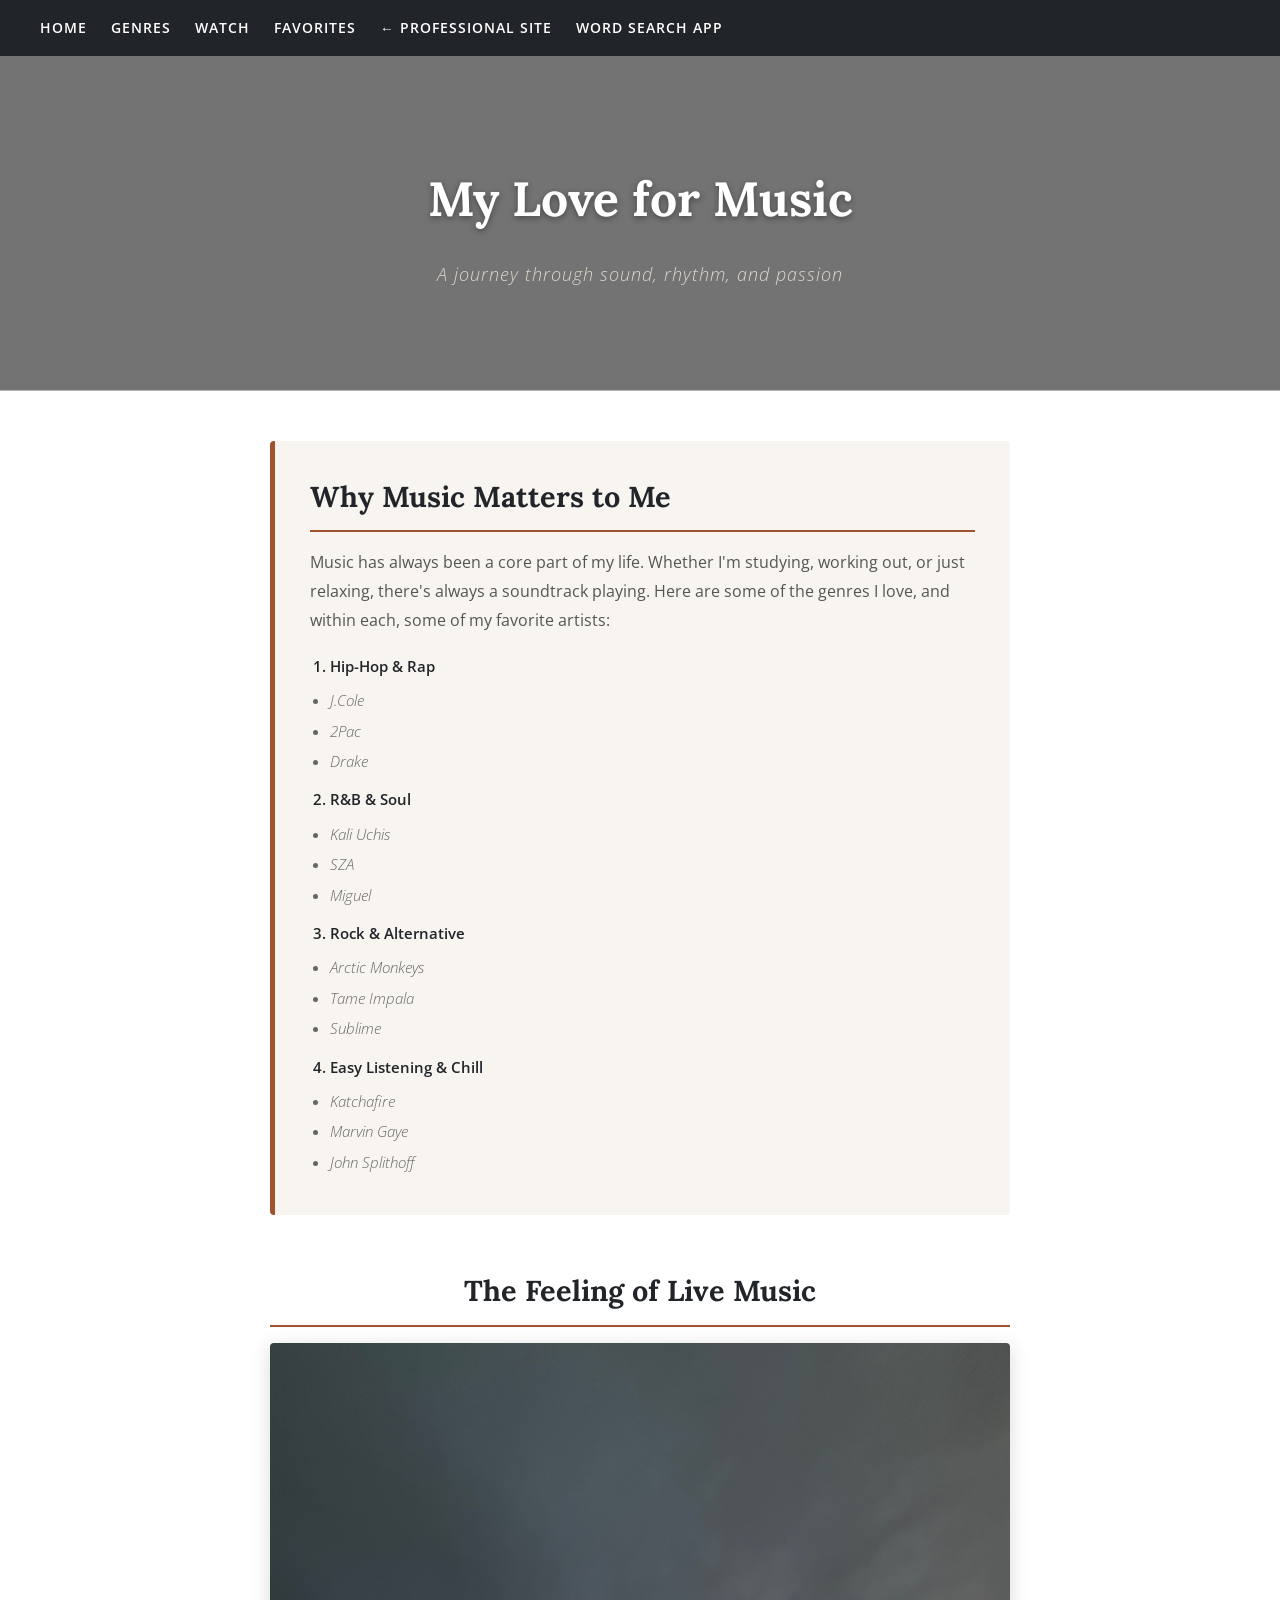
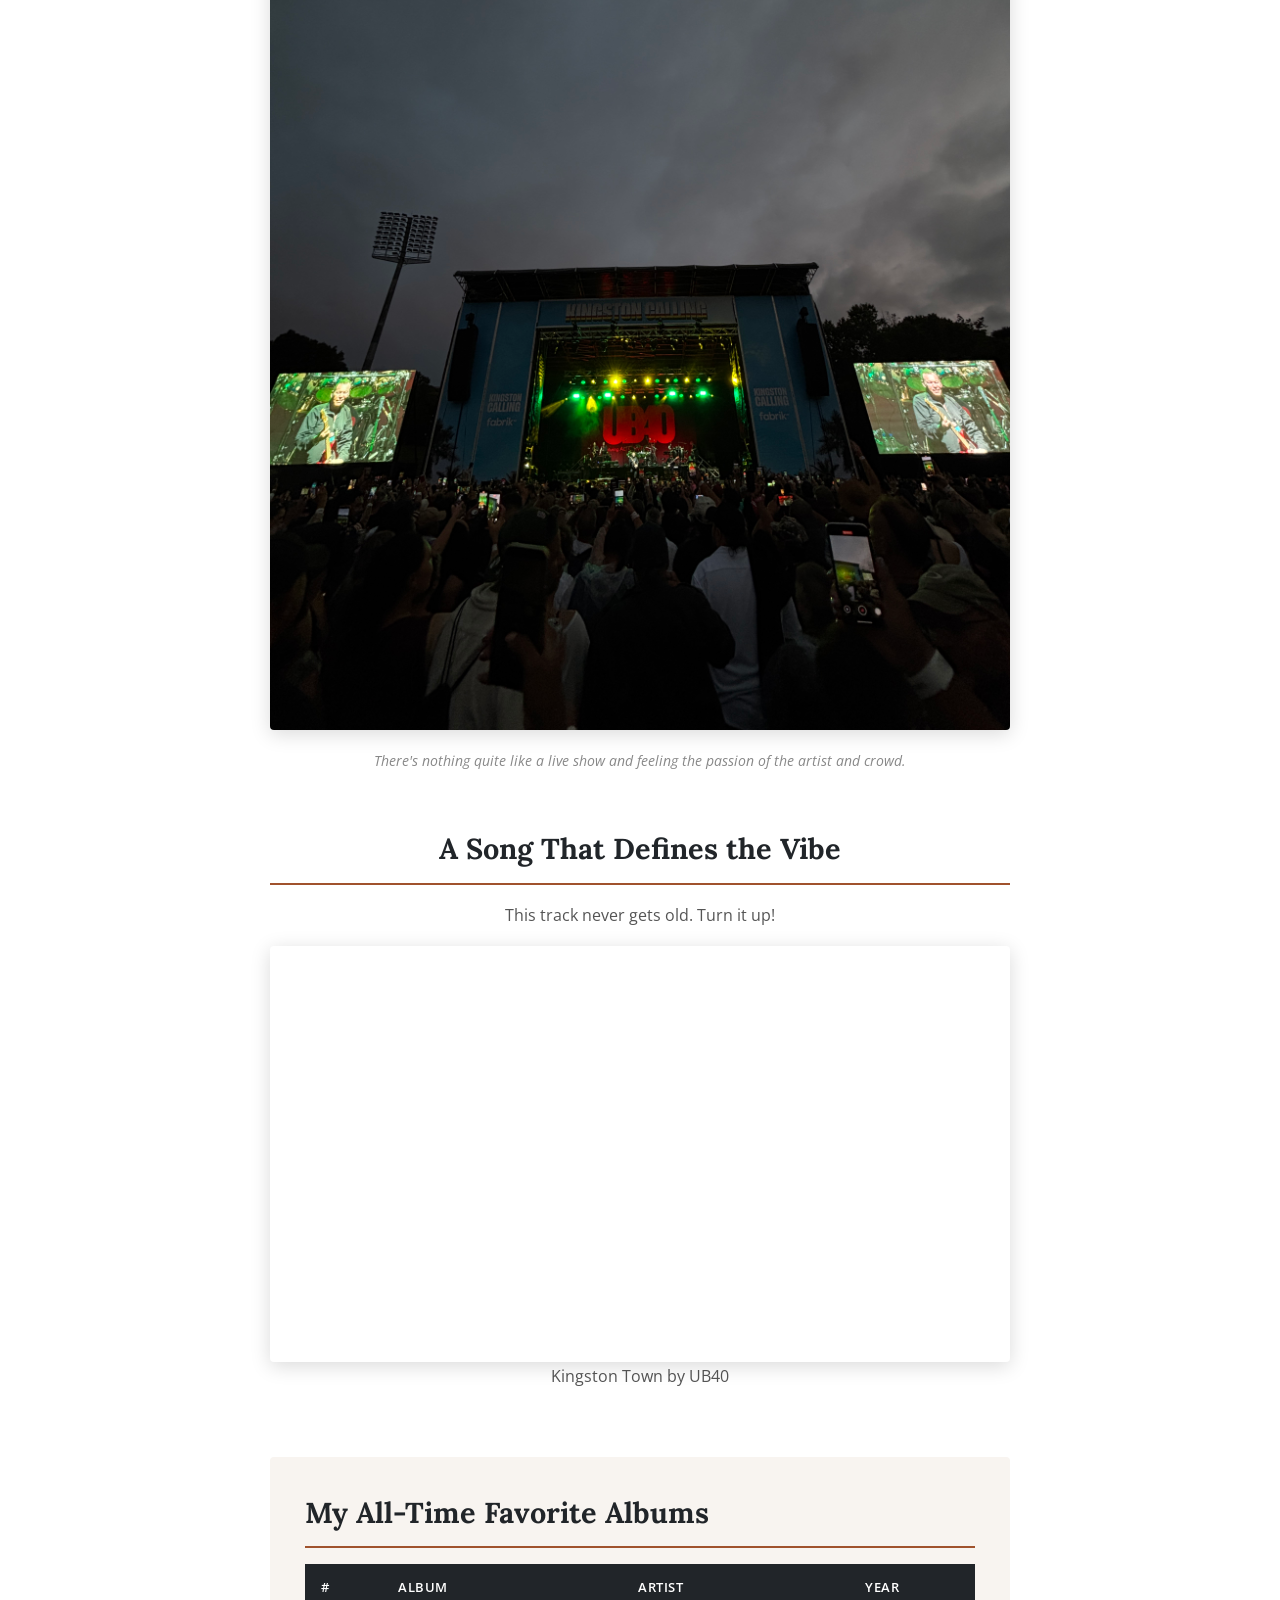
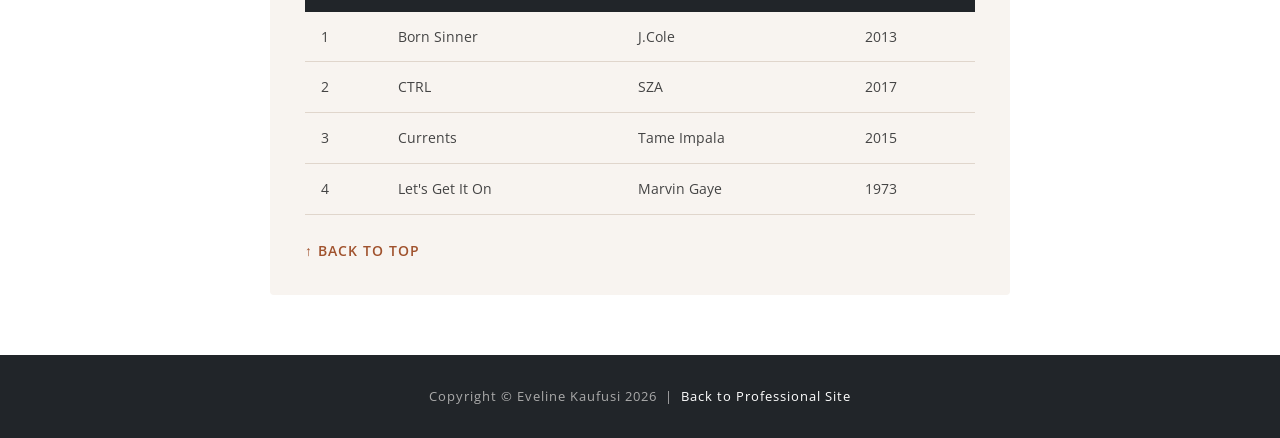
<file: fromstratch.html>
<!DOCTYPE html>
<html lang="en">
<head>
    <meta charset="UTF-8">
    <meta name="viewport" content="width=device-width, initial-scale=1.0">
    <link rel="stylesheet" href="css/scratch.css" />
    <title>About Me</title>
</head>

  <nav class="top-nav">
    <a href="#top">Home</a>
    <a href="#genres">Genres</a>
    <a href="#video">Watch</a>
    <a href="#favorites">Favorites</a>
    <a href="index.html">← Professional Site</a>
    <a href="wordsearch.html"> Word Search App</a>
  </nav>

  
  <div id="top"></div>

  
  <div class="hero-section">
    <h1>My Love for Music</h1>
    <p class="subtitle">A journey through sound, rhythm, and passion</p>
  </div>

 
  <div class="main-content">

   
    <div class="about-box" id="genres">
      <h2>Why Music Matters to Me</h2>
      <p>
        Music has always been a core part of my life. Whether I'm studying, working out,
        or just relaxing, there's always a soundtrack playing. Here are some of the genres
        I love, and within each, some of my favorite artists:
      </p>

      <ol class="genre-list">
        <li>
          Hip-Hop &amp; Rap
          <ul>
            <li>J.Cole</li>
            <li>2Pac</li>
            <li>Drake</li>
          </ul>
        </li>
        <li>
          R&amp;B &amp; Soul
          <ul>
            <li>Kali Uchis</li>
            <li>SZA</li>
            <li>Miguel</li>
          </ul>
        </li>
        <li>
          Rock &amp; Alternative
          <ul>
            <li>Arctic Monkeys</li>
            <li>Tame Impala</li>
            <li>Sublime</li>
          </ul>
        </li>
        <li>
          Easy Listening &amp; Chill
          <ul>
            <li>Katchafire</li>
            <li>Marvin Gaye</li>
            <li>John Splithoff</li>
          </ul>
        </li>
      </ol>
    </div>

    <div class="image-box">
      <h2>The Feeling of Live Music</h2>
    
      <img
        src="ub40.jpeg"
        alt="Concert crowd with colorful lights"
        class="concert-img"
      />
      <p class="caption">There's nothing quite like a live show and feeling the passion of the artist and crowd.</p>
    </div>

    <div class="video-box" id="video">
      <h2>A Song That Defines the Vibe </h2>
      <p>This track never gets old. Turn it up!</p>
      
   
      <div class="video-wrapper">
       <iframe 
  width="560" 
  height="315" 
  src="https://www.youtube.com/embed/13fVW_j2K4o" 
  title="YouTube video player" 
  frameborder="0" 
  allow="accelerometer; autoplay; clipboard-write; encrypted-media; gyroscope; picture-in-picture" 
  allowfullscreen>
</iframe>
      </div>
<p>Kingston Town by UB40</p>
    </div>

    <div class="favorites-box" id="favorites">
      <h2>My All-Time Favorite Albums</h2>
      <table class="album-table">
        <thead>
          <tr>
            <th>#</th>
            <th>Album</th>
            <th>Artist</th>
            <th>Year</th>
          </tr>
        </thead>
        <tbody>
          <tr>
            <td>1</td>
            <td>Born Sinner</td>
            <td>J.Cole</td>
            <td>2013</td>
          </tr>
          <tr>
            <td>2</td>
            <td>CTRL</td>
            <td>SZA</td>
            <td>2017</td>
          </tr>
          <tr>
            <td>3</td>
            <td>Currents</td>
            <td>Tame Impala</td>
            <td>2015</td>
          </tr>
          <tr>
            <td>4</td>
            <td>Let's Get It On</td>
            <td>Marvin Gaye</td>
            <td>1973</td>
          </tr>
        </tbody>
      </table>
      
      <a href="#top" class="back-to-top">↑ Back to Top</a>
    </div>

  </div>

  <footer class="site-footer">
    <p> Copyright &copy; Eveline Kaufusi 2026 &nbsp;|&nbsp; <a href="index.html">Back to Professional Site</a></p>
  </footer>

</body>
</html>
</body>
</html>
</file>
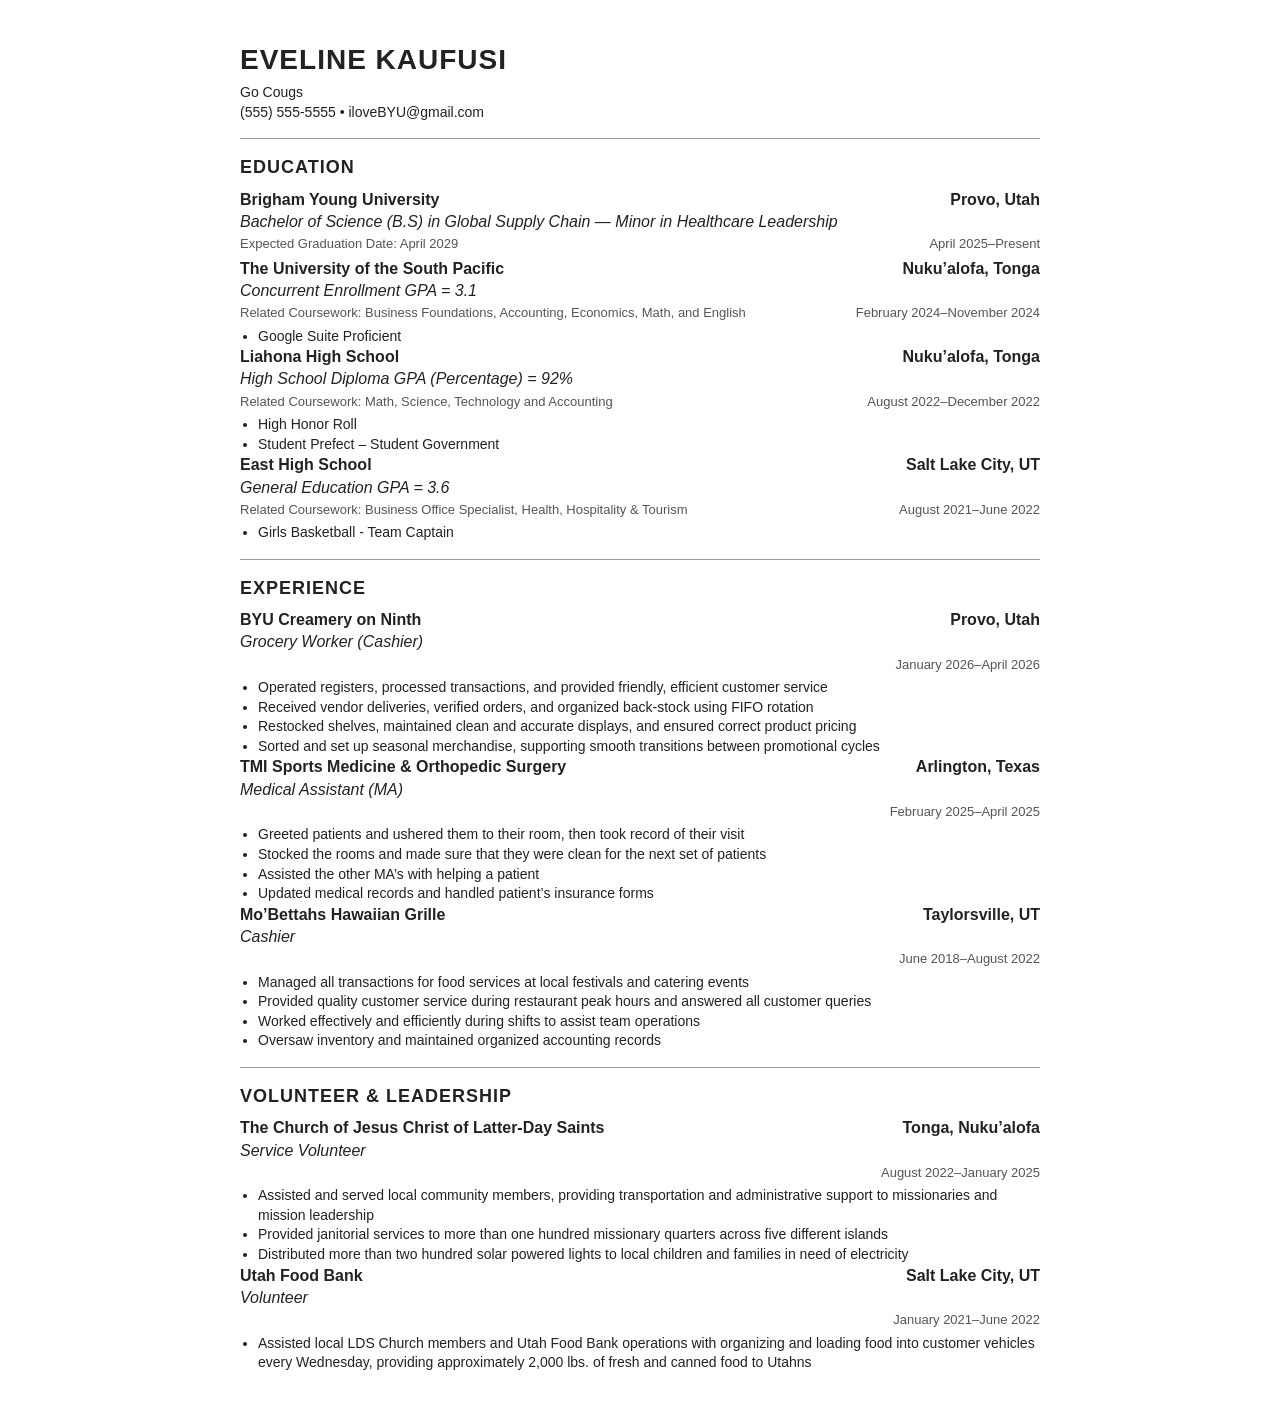
<file: resume.html>
<!DOCTYPE html>
<html lang="en">
<head>
  <meta charset="UTF-8" />
  <title>Resume - Eveline Kaufusi</title>
  <style>
    body {
      font-family: Arial, sans-serif;
      margin: 40px auto;
      max-width: 800px;
      line-height: 1.4;
      color: #222;
    }
    h1 {
      font-size: 28px;
      margin-bottom: 4px;
      text-transform: uppercase;
      letter-spacing: 1px;
    }
    .contact {
      font-size: 14px;
      margin-bottom: 16px;
    }
    hr {
      border: none;
      border-top: 1px solid #999;
      margin: 16px 0;
    }
    h2 {
      font-size: 18px;
      margin: 16px 0 8px;
      text-transform: uppercase;
      letter-spacing: 1px;
    }
    .section {
      margin-bottom: 16px;
    }
    .item-header {
      display: flex;
      justify-content: space-between;
      font-weight: bold;
    }
    .item-subheader {
      font-style: italic;
      margin-bottom: 2px;
    }
    .location-dates {
      font-size: 13px;
      color: #555;
      display: flex;
      justify-content: space-between;
      margin-bottom: 4px;
    }
    ul {
      margin: 4px 0 0 18px;
      padding: 0;
      font-size: 14px;
    }
  </style>
</head>
<body>

  <!-- Header -->
  <header>
    <h1>Eveline Kaufusi</h1>
    <div class="contact">
      Go Cougs<br />
      (555) 555-5555 &bull; iloveBYU@gmail.com
    </div>
  </header>

  <hr />

  <!-- Education -->
  <section class="section">
    <h2>Education</h2>

    <div>
      <div class="item-header">
        <span>Brigham Young University</span>
        <span>Provo, Utah</span>
      </div>
      <div class="item-subheader">Bachelor of Science (B.S) in Global Supply Chain &mdash; Minor in Healthcare Leadership</div>
      <div class="location-dates">
        <span>Expected Graduation Date: April 2029</span>
        <span>April 2025&ndash;Present</span>
      </div>
    </div>

    <div>
      <div class="item-header">
        <span>The University of the South Pacific</span>
        <span>Nuku’alofa, Tonga</span>
      </div>
      <div class="item-subheader">Concurrent Enrollment GPA = 3.1</div>
      <div class="location-dates">
        <span>Related Coursework: Business Foundations, Accounting, Economics, Math, and English</span>
        <span>February 2024&ndash;November 2024</span>
      </div>
      <ul>
        <li>Google Suite Proficient</li>
      </ul>
    </div>

    <div>
      <div class="item-header">
        <span>Liahona High School</span>
        <span>Nuku’alofa, Tonga</span>
      </div>
      <div class="item-subheader">High School Diploma GPA (Percentage) = 92%</div>
      <div class="location-dates">
        <span>Related Coursework: Math, Science, Technology and Accounting</span>
        <span>August 2022&ndash;December 2022</span>
      </div>
      <ul>
        <li>High Honor Roll</li>
        <li>Student Prefect &ndash; Student Government</li>
      </ul>
    </div>

    <div>
      <div class="item-header">
        <span>East High School</span>
        <span>Salt Lake City, UT</span>
      </div>
      <div class="item-subheader">General Education GPA = 3.6</div>
      <div class="location-dates">
        <span>Related Coursework: Business Office Specialist, Health, Hospitality &amp; Tourism</span>
        <span>August 2021&ndash;June 2022</span>
      </div>
      <ul>
        <li>Girls Basketball - Team Captain</li>
      </ul>
    </div>
  </section>

  <hr />

  <!-- Experience -->
  <section class="section">
    <h2>Experience</h2>

    <div>
      <div class="item-header">
        <span>BYU Creamery on Ninth</span>
        <span>Provo, Utah</span>
      </div>
      <div class="item-subheader">Grocery Worker (Cashier)</div>
      <div class="location-dates">
        <span></span>
        <span>January 2026&ndash;April 2026</span>
      </div>
      <ul>
        <li>Operated registers, processed transactions, and provided friendly, efficient customer service</li>
        <li>Received vendor deliveries, verified orders, and organized back-stock using FIFO rotation</li>
        <li>Restocked shelves, maintained clean and accurate displays, and ensured correct product pricing</li>
        <li>Sorted and set up seasonal merchandise, supporting smooth transitions between promotional cycles</li>
      </ul>
    </div>

    <div>
      <div class="item-header">
        <span>TMI Sports Medicine &amp; Orthopedic Surgery</span>
        <span>Arlington, Texas</span>
      </div>
      <div class="item-subheader">Medical Assistant (MA)</div>
      <div class="location-dates">
        <span></span>
        <span>February 2025&ndash;April 2025</span>
      </div>
      <ul>
        <li>Greeted patients and ushered them to their room, then took record of their visit</li>
        <li>Stocked the rooms and made sure that they were clean for the next set of patients</li>
        <li>Assisted the other MA’s with helping a patient</li>
        <li>Updated medical records and handled patient’s insurance forms</li>
      </ul>
    </div>

    <div>
      <div class="item-header">
        <span>Mo’Bettahs Hawaiian Grille</span>
        <span>Taylorsville, UT</span>
      </div>
      <div class="item-subheader">Cashier</div>
      <div class="location-dates">
        <span></span>
        <span>June 2018&ndash;August 2022</span>
      </div>
      <ul>
        <li>Managed all transactions for food services at local festivals and catering events</li>
        <li>Provided quality customer service during restaurant peak hours and answered all customer queries</li>
        <li>Worked effectively and efficiently during shifts to assist team operations</li>
        <li>Oversaw inventory and maintained organized accounting records</li>
      </ul>
    </div>
  </section>

  <hr />

  <!-- Volunteer & Leadership -->
  <section class="section">
    <h2>Volunteer &amp; Leadership</h2>

    <div>
      <div class="item-header">
        <span>The Church of Jesus Christ of Latter-Day Saints</span>
        <span>Tonga, Nuku’alofa</span>
      </div>
      <div class="item-subheader">Service Volunteer</div>
      <div class="location-dates">
        <span></span>
        <span>August 2022&ndash;January 2025</span>
      </div>
      <ul>
        <li>Assisted and served local community members, providing transportation and administrative support to missionaries and mission leadership</li>
        <li>Provided janitorial services to more than one hundred missionary quarters across five different islands</li>
        <li>Distributed more than two hundred solar powered lights to local children and families in need of electricity</li>
      </ul>
    </div>

    <div>
      <div class="item-header">
        <span>Utah Food Bank</span>
        <span>Salt Lake City, UT</span>
      </div>
      <div class="item-subheader">Volunteer</div>
      <div class="location-dates">
        <span></span>
        <span>January 2021&ndash;June 2022</span>
      </div>
      <ul>
        <li>Assisted local LDS Church members and Utah Food Bank operations with organizing and loading food into customer vehicles every Wednesday, providing approximately 2,000 lbs. of fresh and canned food to Utahns</li>
      </ul>
    </div>
  </section>

</body>
</html>
</file>
<file: css/scratch.css>
/* =============================================
   scratch.css — Music Page (Clean Blog Vibe)
   ============================================= */

/* --- GOOGLE FONTS (matches Clean Blog exactly) --- */
@import url('https://fonts.googleapis.com/css2?family=Lora:ital,wght@0,400;0,700;1,400&family=Open+Sans:wght@300;400;600&display=swap');

/* --- GLOBAL --- */
* {
  box-sizing: border-box;
  margin: 0;
  padding: 0;
}

body {
  font-family: 'Lora', serif;         /* font-family style */
  font-size: 16px;
  color: #212529;                      /* font color — dark gray like Clean Blog */
  background-color: #ffffff;           /* clean white background */
  line-height: 1.8;
}

/* --- NAVIGATION BAR --- */
.top-nav {
  background-color: #212529;
  padding: 16px 40px;
  display: flex;
  gap: 24px;
  align-items: center;
  flex-wrap: wrap;
  position: sticky;
  top: 0;
  z-index: 100;
}

.top-nav a {
  color: #ffffff;
  text-decoration: none;
  font-family: 'Open Sans', sans-serif;  /* font-family style */
  font-size: 0.85rem;
  font-weight: 600;
  letter-spacing: 1px;
  text-transform: uppercase;
  transition: color 0.2s;
}

.top-nav a:hover {
  color: #a0522d;                         /* warm brown accent — music vibe */
}

/* --- HERO HEADER (matches Clean Blog's big header image style) --- */
.hero-section {
  background-image: linear-gradient(
    rgba(0,0,0,0.55),
    rgba(0,0,0,0.55)
  ),
  url('https://images.unsplash.com/photo-1493225457124-a3eb161ffa5f?w=1400');
  background-size: cover;
  background-position: center;
  text-align: center;
  padding: 100px 20px;
  color: #ffffff;
}

.hero-section h1 {
  font-family: 'Lora', serif;
  font-size: 3rem;
  font-weight: 700;
  color: #ffffff;                   /* font color — white on dark image */
  margin-bottom: 16px;
  text-shadow: 0 2px 6px rgba(0,0,0,0.4);
}

.subtitle {
  font-family: 'Open Sans', sans-serif;
  font-size: 1.1rem;
  font-weight: 300;
  color: #e0d6cc;
  font-style: italic;
  letter-spacing: 1px;
}

/* --- MAIN CONTENT WRAPPER (div 1 — positioning/layout) --- */
.main-content {
  max-width: 800px;
  margin: 50px auto;
  padding: 0 30px;
  display: flex;
  flex-direction: column;
  gap: 50px;
}

/* --- SECTION HEADINGS --- */
h2 {
  font-family: 'Lora', serif;
  font-size: 1.8rem;
  font-weight: 700;
  color: #212529;
  margin-bottom: 16px;
  border-bottom: 2px solid #a0522d;
  padding-bottom: 8px;
}

/* --- ABOUT BOX (div 2 — positioning/layout) --- */
.about-box {
  background-color: #f8f4f0;
  border-left: 5px solid #a0522d;
  border-radius: 4px;
  padding: 30px 35px;
}

.about-box p {
  font-family: 'Open Sans', sans-serif;
  color: #555;
  margin-bottom: 16px;
}

/* --- GENRE LIST --- */
.genre-list {
  font-family: 'Open Sans', sans-serif;
  font-size: 0.95rem;
  color: #212529;
  line-height: 2;
  padding-left: 20px;
}

.genre-list > li {
  font-weight: 600;
  color: #212529;
}

.genre-list ul {
  margin-top: 4px;
  margin-bottom: 8px;
  color: #666;
  font-weight: 300;
  font-style: italic;
}

.genre-list ul li {
  list-style-type: disc;
}

/* --- IMAGE BOX --- */
.image-box {
  text-align: center;
}

.concert-img {
  width: 100%;
  max-width: 750px;
  border-radius: 4px;
  box-shadow: 0 4px 20px rgba(0,0,0,0.15);
}

.caption {
  font-family: 'Open Sans', sans-serif;
  font-size: 0.85rem;
  color: #888;
  font-style: italic;
  margin-top: 10px;
}

/* --- VIDEO BOX --- */
.video-box {
  text-align: center;
}

.video-box p {
  font-family: 'Open Sans', sans-serif;
  color: #555;
  margin-bottom: 16px;
}

.video-wrapper {
  position: relative;
  padding-bottom: 56.25%;
  height: 0;
  overflow: hidden;
  border-radius: 4px;
  box-shadow: 0 4px 20px rgba(0,0,0,0.15);
}

.video-wrapper iframe {
  position: absolute;
  top: 0;
  left: 0;
  width: 100%;
  height: 100%;
}

/* --- FAVORITES BOX (div 3 — positioning/layout) --- */
.favorites-box {
  background-color: #f8f4f0;
  border-radius: 4px;
  padding: 30px 35px;
}

/* --- ALBUM TABLE --- */
.album-table {
  width: 100%;
  border-collapse: collapse;
  font-family: 'Open Sans', sans-serif;
  font-size: 0.9rem;
  margin-top: 16px;
}

.album-table th {
  background-color: #212529;
  color: #ffffff;
  padding: 12px 16px;
  text-align: left;
  font-weight: 600;
  letter-spacing: 0.5px;
  text-transform: uppercase;
  font-size: 0.8rem;
}

.album-table td {
  padding: 12px 16px;
  border-bottom: 1px solid #e0d6cc;
  color: #444;
}

.album-table tr:hover td {
  background-color: #f0e8e0;
}

/* --- BACK TO TOP --- */
.back-to-top {
  display: inline-block;
  margin-top: 24px;
  color: #a0522d;
  text-decoration: none;
  font-family: 'Open Sans', sans-serif;
  font-size: 0.85rem;
  font-weight: 600;
  letter-spacing: 1px;
  text-transform: uppercase;
  transition: color 0.2s;
}

.back-to-top:hover {
  color: #212529;
}

/* --- FOOTER --- */
.site-footer {
  text-align: center;
  padding: 30px 20px;
  background-color: #212529;
  color: #aaaaaa;
  font-family: 'Open Sans', sans-serif;
  font-size: 0.8rem;
  letter-spacing: 1px;
  margin-top: 60px;
}

.site-footer a {
  color: #ffffff;
  text-decoration: none;
}

.site-footer a:hover {
  text-decoration: underline;
}
</file>
